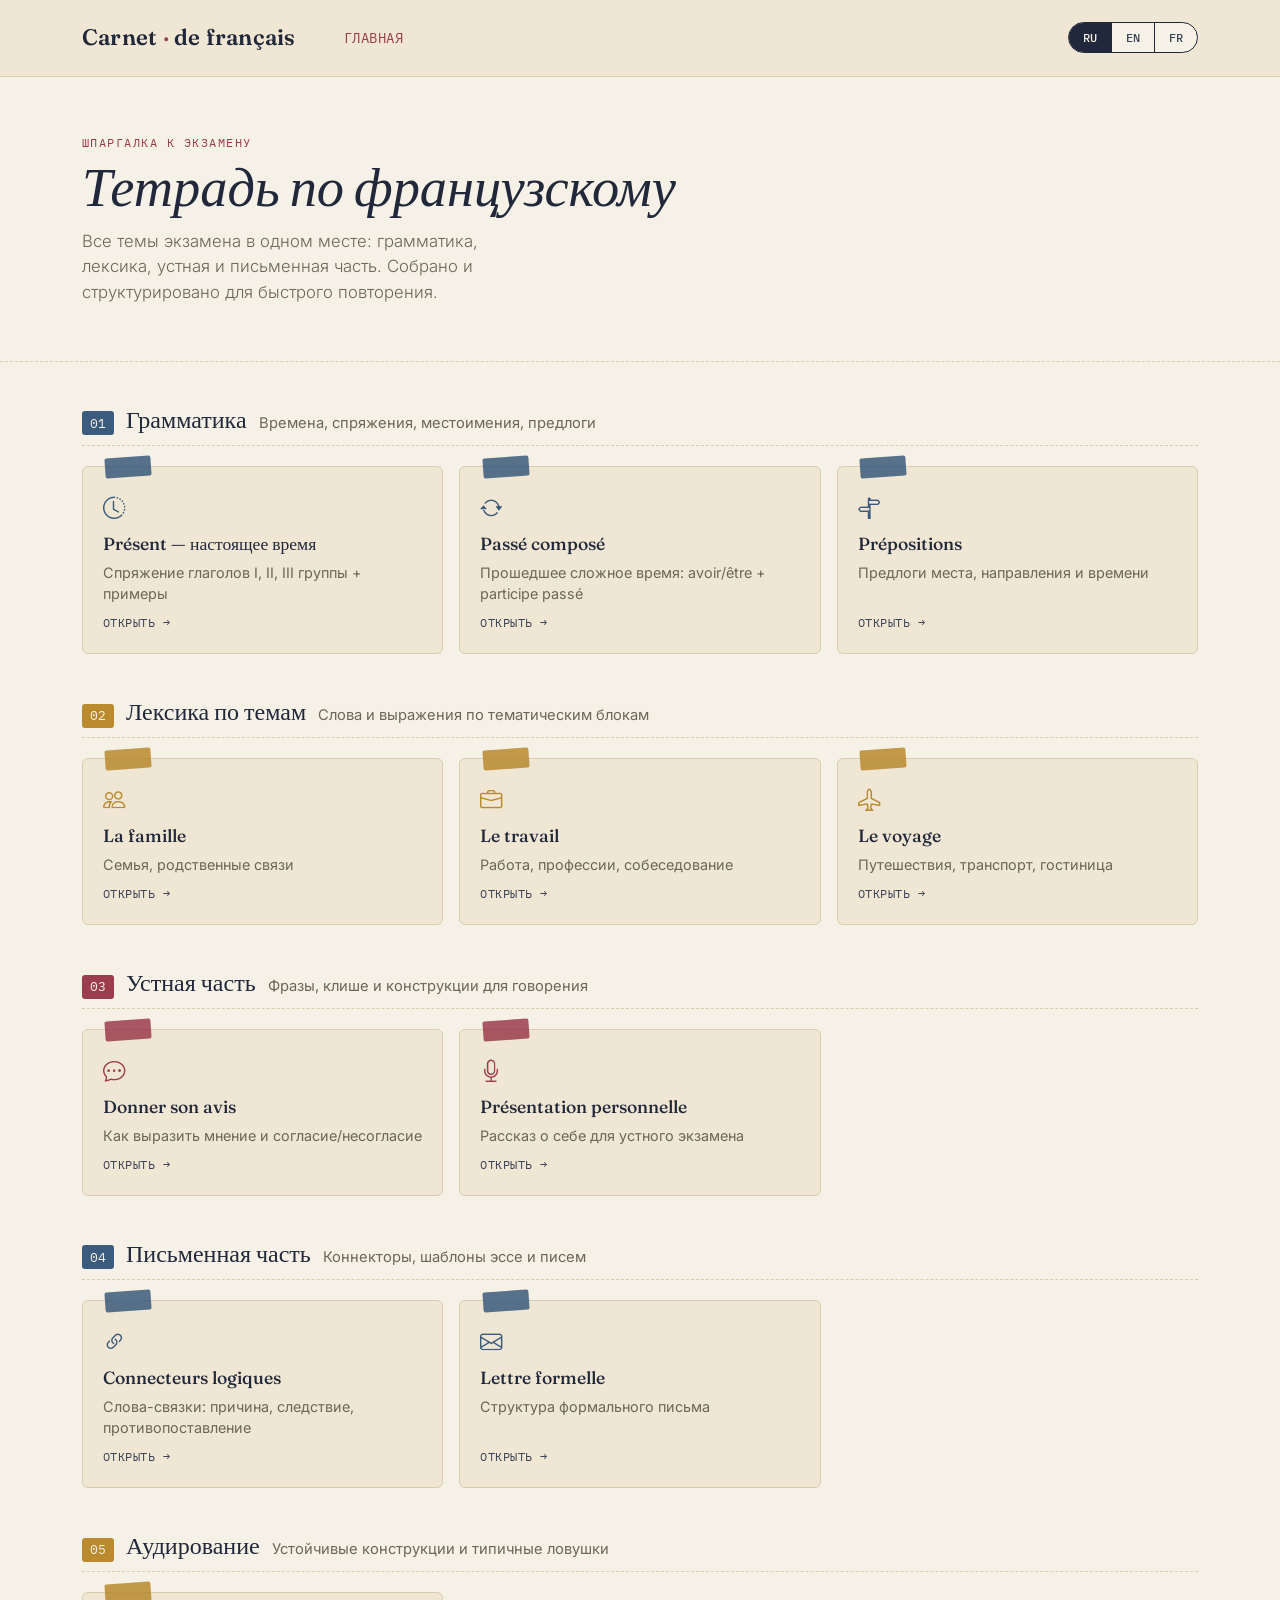
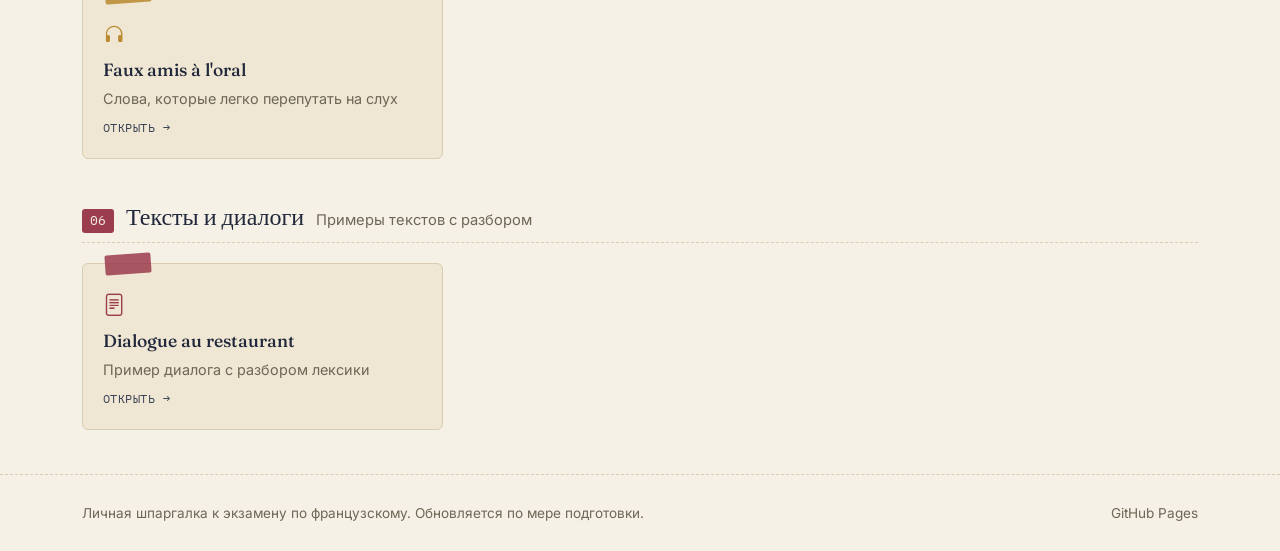
<file: index.html>
<!DOCTYPE html>
<html lang="ru">
<head>
  <meta charset="UTF-8" />
  <meta name="viewport" content="width=device-width, initial-scale=1.0" />
  <title>Carnet de français — шпаргалка к экзамену</title>

  <!-- Bootstrap 5 -->
  <link href="https://cdn.jsdelivr.net/npm/bootstrap@5.3.3/dist/css/bootstrap.min.css" rel="stylesheet">
  <!-- Иконки -->
  <link rel="stylesheet" href="https://cdn.jsdelivr.net/npm/bootstrap-icons@1.11.3/font/bootstrap-icons.css">
  <!-- Свой дизайн -->
  <link rel="stylesheet" href="assets/css/style.css">
</head>
<body>

  <!-- ================= NAVBAR ================= -->
  <nav class="navbar navbar-expand-lg site-navbar sticky-top py-3">
    <div class="container">
      <a class="navbar-brand" href="index.html">
        <span data-i18n="brand">Carnet</span> <span class="brand-dot">·</span> <span data-i18n="brandSuffix">de français</span>
      </a>

      <button class="navbar-toggler" type="button" data-bs-toggle="collapse" data-bs-target="#navContent" aria-label="Toggle navigation">
        <span class="navbar-toggler-icon"></span>
      </button>

      <div class="collapse navbar-collapse" id="navContent">
        <ul class="navbar-nav me-auto mb-2 mb-lg-0 ms-lg-4">
          <li class="nav-item"><a class="nav-link active" href="index.html" data-i18n="navHome">Главная</a></li>
          <!-- TODO: добавляйте новые пункты меню здесь при необходимости -->
        </ul>
      </div>

      <!-- Переключатель языка: ru / en / fr -->
      <div class="lang-switch" role="group" aria-label="Language switch">
        <button type="button" data-set-lang="ru">RU</button>
        <button type="button" data-set-lang="en">EN</button>
        <button type="button" data-set-lang="fr">FR</button>
      </div>
    </div>
  </nav>

  <!-- ================= HERO ================= -->
  <header class="hero">
    <div class="container">
      <div class="hero-eyebrow" data-i18n="heroEyebrow">Шпаргалка к экзамену</div>
      <h1 data-i18n="heroTitle">Тетрадь по французскому</h1>
      <p class="lead" data-i18n="heroLead">
        Все темы экзамена в одном месте: грамматика, лексика, устная и письменная часть.
        Собрано и структурировано для быстрого повторения.
      </p>
    </div>
  </header>

  <!-- ================= MAIN ================= -->
  <main class="container">

    <!-- ---------- Категория: Грамматика ---------- -->
    <section class="category-section" id="grammar" style="--cat-color: var(--accent-blue);">
      <div class="category-heading">
        <span class="tab-index">01</span>
        <h2 data-i18n="catGrammarTitle">Грамматика</h2>
        <p class="category-desc d-none d-md-block" data-i18n="catGrammarDesc">Времена, спряжения, местоимения, предлоги</p>
      </div>

      <div class="row row-cols-1 row-cols-sm-2 row-cols-lg-3 g-3">

        <!-- Пример рабочей карточки — ведёт на готовый шаблон темы -->
        <div class="col">
          <a href="pages/template-topic.html" class="topic-card tape-blue">
            <i class="bi bi-clock-history topic-icon"></i>
            <h3>Présent — настоящее время</h3>
            <p>Спряжение глаголов I, II, III группы + примеры</p>
            <span class="topic-cta" data-i18n="cardOpen">Открыть →</span>
          </a>
        </div>

        <!-- TODO: скопируйте pages/template-topic.html, переименуйте и заполните.
             Затем добавьте новую карточку по образцу ниже и поправьте href -->
        <div class="col">
          <a href="pages/template-topic.html" class="topic-card tape-blue">
            <i class="bi bi-arrow-repeat topic-icon"></i>
            <h3>Passé composé</h3>
            <p>Прошедшее сложное время: avoir/être + participe passé</p>
            <span class="topic-cta" data-i18n="cardOpen">Открыть →</span>
          </a>
        </div>

        <div class="col">
          <a href="pages/template-topic.html" class="topic-card tape-blue">
            <i class="bi bi-signpost-split topic-icon"></i>
            <h3>Prépositions</h3>
            <p>Предлоги места, направления и времени</p>
            <span class="topic-cta" data-i18n="cardOpen">Открыть →</span>
          </a>
        </div>

      </div>
    </section>

    <!-- ---------- Категория: Лексика по темам ---------- -->
    <section class="category-section" id="vocabulary" style="--cat-color: var(--accent-gold);">
      <div class="category-heading">
        <span class="tab-index">02</span>
        <h2 data-i18n="catVocabTitle">Лексика по темам</h2>
        <p class="category-desc d-none d-md-block" data-i18n="catVocabDesc">Слова и выражения по тематическим блокам</p>
      </div>

      <div class="row row-cols-1 row-cols-sm-2 row-cols-lg-3 g-3">
        <div class="col">
          <a href="pages/template-topic.html" class="topic-card tape-gold">
            <i class="bi bi-people topic-icon"></i>
            <h3>La famille</h3>
            <p>Семья, родственные связи</p>
            <span class="topic-cta" data-i18n="cardOpen">Открыть →</span>
          </a>
        </div>
        <div class="col">
          <a href="pages/template-topic.html" class="topic-card tape-gold">
            <i class="bi bi-briefcase topic-icon"></i>
            <h3>Le travail</h3>
            <p>Работа, профессии, собеседование</p>
            <span class="topic-cta" data-i18n="cardOpen">Открыть →</span>
          </a>
        </div>
        <div class="col">
          <a href="pages/template-topic.html" class="topic-card tape-gold">
            <i class="bi bi-airplane topic-icon"></i>
            <h3>Le voyage</h3>
            <p>Путешествия, транспорт, гостиница</p>
            <span class="topic-cta" data-i18n="cardOpen">Открыть →</span>
          </a>
        </div>
      </div>
    </section>

    <!-- ---------- Категория: Устная часть ---------- -->
    <section class="category-section" id="speaking" style="--cat-color: var(--accent-wine);">
      <div class="category-heading">
        <span class="tab-index">03</span>
        <h2 data-i18n="catSpeakingTitle">Устная часть</h2>
        <p class="category-desc d-none d-md-block" data-i18n="catSpeakingDesc">Фразы, клише и конструкции для говорения</p>
      </div>

      <div class="row row-cols-1 row-cols-sm-2 row-cols-lg-3 g-3">
        <div class="col">
          <a href="pages/template-topic.html" class="topic-card tape-wine">
            <i class="bi bi-chat-dots topic-icon"></i>
            <h3>Donner son avis</h3>
            <p>Как выразить мнение и согласие/несогласие</p>
            <span class="topic-cta" data-i18n="cardOpen">Открыть →</span>
          </a>
        </div>
        <div class="col">
          <a href="pages/template-topic.html" class="topic-card tape-wine">
            <i class="bi bi-mic topic-icon"></i>
            <h3>Présentation personnelle</h3>
            <p>Рассказ о себе для устного экзамена</p>
            <span class="topic-cta" data-i18n="cardOpen">Открыть →</span>
          </a>
        </div>
      </div>
    </section>

    <!-- ---------- Категория: Письменная часть ---------- -->
    <section class="category-section" id="writing" style="--cat-color: var(--accent-blue);">
      <div class="category-heading">
        <span class="tab-index">04</span>
        <h2 data-i18n="catWritingTitle">Письменная часть</h2>
        <p class="category-desc d-none d-md-block" data-i18n="catWritingDesc">Коннекторы, шаблоны эссе и писем</p>
      </div>

      <div class="row row-cols-1 row-cols-sm-2 row-cols-lg-3 g-3">
        <div class="col">
          <a href="pages/template-topic.html" class="topic-card tape-blue">
            <i class="bi bi-link-45deg topic-icon"></i>
            <h3>Connecteurs logiques</h3>
            <p>Слова-связки: причина, следствие, противопоставление</p>
            <span class="topic-cta" data-i18n="cardOpen">Открыть →</span>
          </a>
        </div>
        <div class="col">
          <a href="pages/template-topic.html" class="topic-card tape-blue">
            <i class="bi bi-envelope topic-icon"></i>
            <h3>Lettre formelle</h3>
            <p>Структура формального письма</p>
            <span class="topic-cta" data-i18n="cardOpen">Открыть →</span>
          </a>
        </div>
      </div>
    </section>

    <!-- ---------- Категория: Аудирование ---------- -->
    <section class="category-section" id="listening" style="--cat-color: var(--accent-gold);">
      <div class="category-heading">
        <span class="tab-index">05</span>
        <h2 data-i18n="catListeningTitle">Аудирование</h2>
        <p class="category-desc d-none d-md-block" data-i18n="catListeningDesc">Устойчивые конструкции и типичные ловушки</p>
      </div>

      <div class="row row-cols-1 row-cols-sm-2 row-cols-lg-3 g-3">
        <div class="col">
          <a href="pages/template-topic.html" class="topic-card tape-gold">
            <i class="bi bi-headphones topic-icon"></i>
            <h3>Faux amis à l'oral</h3>
            <p>Слова, которые легко перепутать на слух</p>
            <span class="topic-cta" data-i18n="cardOpen">Открыть →</span>
          </a>
        </div>
      </div>
    </section>

    <!-- ---------- Категория: Тексты и диалоги ---------- -->
    <section class="category-section" id="texts" style="--cat-color: var(--accent-wine);">
      <div class="category-heading">
        <span class="tab-index">06</span>
        <h2 data-i18n="catTextsTitle">Тексты и диалоги</h2>
        <p class="category-desc d-none d-md-block" data-i18n="catTextsDesc">Примеры текстов с разбором</p>
      </div>

      <div class="row row-cols-1 row-cols-sm-2 row-cols-lg-3 g-3">
        <div class="col">
          <a href="pages/template-topic.html" class="topic-card tape-wine">
            <i class="bi bi-file-text topic-icon"></i>
            <h3>Dialogue au restaurant</h3>
            <p>Пример диалога с разбором лексики</p>
            <span class="topic-cta" data-i18n="cardOpen">Открыть →</span>
          </a>
        </div>
      </div>
    </section>

  </main>

  <!-- ================= FOOTER ================= -->
  <footer class="site-footer">
    <div class="container d-flex flex-column flex-sm-row justify-content-between gap-2">
      <span data-i18n="footerText">Личная шпаргалка к экзамену по французскому.</span>
      <span>GitHub Pages</span>
    </div>
  </footer>

  <script src="https://cdn.jsdelivr.net/npm/bootstrap@5.3.3/dist/js/bootstrap.bundle.min.js"></script>
  <script src="assets/js/translations.js"></script>
  <script src="assets/js/i18n.js"></script>
</body>
</html>
</file>
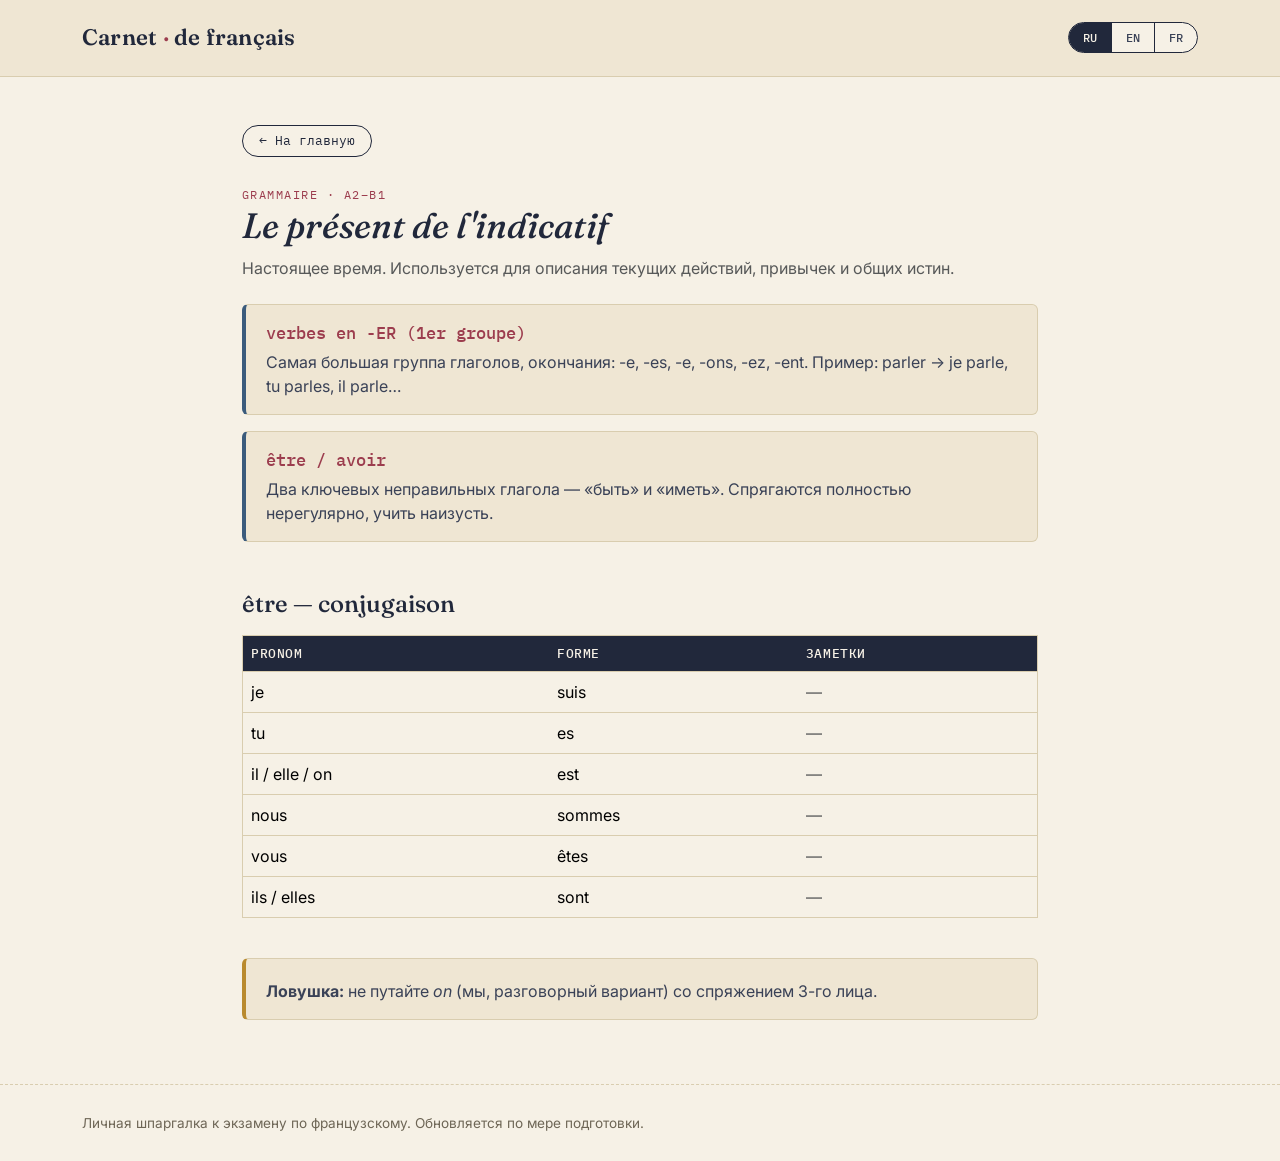
<file: pages/template-topic.html>
<!DOCTYPE html>
<html lang="ru">
<head>
  <meta charset="UTF-8" />
  <meta name="viewport" content="width=device-width, initial-scale=1.0" />
  <title>Présent — Carnet de français</title>

  <link href="https://cdn.jsdelivr.net/npm/bootstrap@5.3.3/dist/css/bootstrap.min.css" rel="stylesheet">
  <link rel="stylesheet" href="https://cdn.jsdelivr.net/npm/bootstrap-icons@1.11.3/font/bootstrap-icons.css">
  <link rel="stylesheet" href="../assets/css/style.css">
</head>
<body>

  <!-- ================= NAVBAR ================= -->
  <nav class="navbar navbar-expand-lg site-navbar sticky-top py-3">
    <div class="container">
      <a class="navbar-brand" href="../index.html">
        <span data-i18n="brand">Carnet</span> <span class="brand-dot">·</span> <span data-i18n="brandSuffix">de français</span>
      </a>
      <div class="ms-auto lang-switch" role="group" aria-label="Language switch">
        <button type="button" data-set-lang="ru">RU</button>
        <button type="button" data-set-lang="en">EN</button>
        <button type="button" data-set-lang="fr">FR</button>
      </div>
    </div>
  </nav>

  <main class="container py-4 py-md-5" style="max-width: 820px;">

    <a href="../index.html" class="btn btn-back mb-4 d-inline-block" data-i18n="backHome">← На главную</a>

    <!--
      ЗАГОЛОВОК ТЕМЫ
      Французский термин — универсален для всех языков, его переводить не нужно.
      Подзаголовок можно перевести через data-lang, как и остальной контент.
    -->
    <div class="mb-4">
      <span class="hero-eyebrow">Grammaire · A2–B1</span>
      <h1 class="display-font" style="font-size: 2.2rem; font-style: italic;">Le présent de l'indicatif</h1>
      <p data-lang="ru" class="text-muted mb-0">Настоящее время. Используется для описания текущих действий, привычек и общих истин.</p>
      <p data-lang="en" class="text-muted mb-0">Present tense. Used for current actions, habits and general truths.</p>
      <p data-lang="fr" class="text-muted mb-0">Le présent s'utilise pour une action en cours, une habitude ou une vérité générale.</p>
    </div>

    <!-- ============ Термин-карточки ============ -->
    <!--
      ШАБЛОН ОДНОЙ КАРТОЧКИ ТЕРМИНА (скопируйте блок .term-card столько раз,
      сколько нужно терминов на странице):

      <div class="term-card">
        <div class="term-fr">французский термин</div>
        <div class="term-translation" data-lang="ru">объяснение на русском</div>
        <div class="term-translation" data-lang="en">explanation in English</div>
        <div class="term-translation" data-lang="fr">explication en français</div>
      </div>
    -->

    <div class="term-card">
      <div class="term-fr">verbes en -ER (1er groupe)</div>
      <div class="term-translation" data-lang="ru">Самая большая группа глаголов, окончания: -e, -es, -e, -ons, -ez, -ent. Пример: parler → je parle, tu parles, il parle…</div>
      <div class="term-translation" data-lang="en">The largest verb group, endings: -e, -es, -e, -ons, -ez, -ent. Example: parler → je parle, tu parles, il parle…</div>
      <div class="term-translation" data-lang="fr">Le groupe le plus important, terminaisons : -e, -es, -e, -ons, -ez, -ent. Exemple : parler → je parle, tu parles, il parle…</div>
    </div>

    <div class="term-card">
      <div class="term-fr">être / avoir</div>
      <div class="term-translation" data-lang="ru">Два ключевых неправильных глагола — «быть» и «иметь». Спрягаются полностью нерегулярно, учить наизусть.</div>
      <div class="term-translation" data-lang="en">Two key irregular verbs — "to be" and "to have". Fully irregular conjugation, learn by heart.</div>
      <div class="term-translation" data-lang="fr">Deux verbes irréguliers essentiels. Conjugaison totalement irrégulière, à apprendre par cœur.</div>
    </div>

    <!-- ============ Таблица спряжения ============ -->
    <h2 class="h4 mt-5 mb-3">être — conjugaison</h2>
    <div class="table-responsive">
      <table class="table conj-table">
        <thead>
          <tr>
            <th>Pronom</th>
            <th>Forme</th>
            <th data-i18n="notesTitle">Заметки</th>
          </tr>
        </thead>
        <tbody>
          <tr><td>je</td><td>suis</td><td class="text-muted">—</td></tr>
          <tr><td>tu</td><td>es</td><td class="text-muted">—</td></tr>
          <tr><td>il / elle / on</td><td>est</td><td class="text-muted">—</td></tr>
          <tr><td>nous</td><td>sommes</td><td class="text-muted">—</td></tr>
          <tr><td>vous</td><td>êtes</td><td class="text-muted">—</td></tr>
          <tr><td>ils / elles</td><td>sont</td><td class="text-muted">—</td></tr>
        </tbody>
      </table>
    </div>

    <!-- ============ Заметки от руки ============ -->
    <div class="term-card mt-4" style="border-left-color: var(--accent-gold);">
      <div class="term-translation" data-lang="ru"><strong>Ловушка:</strong> не путайте <em>on</em> (мы, разговорный вариант) со спряжением 3-го лица.</div>
      <div class="term-translation" data-lang="en"><strong>Trap:</strong> don't confuse <em>on</em> (informal "we") with 3rd person conjugation.</div>
      <div class="term-translation" data-lang="fr"><strong>Piège :</strong> ne confondez pas <em>on</em> (nous, à l'oral) avec la 3e personne.</div>
    </div>

  </main>

  <footer class="site-footer">
    <div class="container">
      <span data-i18n="footerText">Личная шпаргалка к экзамену по французскому.</span>
    </div>
  </footer>

  <script src="https://cdn.jsdelivr.net/npm/bootstrap@5.3.3/dist/js/bootstrap.bundle.min.js"></script>
  <script src="../assets/js/translations.js"></script>
  <script src="../assets/js/i18n.js"></script>
</body>
</html>
</file>
<file: assets/css/style.css>
/* =========================================================
   Carnet de français — design tokens & components
   Стиль: "тетрадь для подготовки к экзамену"
   ========================================================= */

@import url('https://fonts.googleapis.com/css2?family=Fraunces:ital,opsz,wght@0,9..144,400;0,9..144,600;1,9..144,500&family=Inter:wght@400;500;600;700&family=IBM+Plex+Mono:wght@400;500&display=swap');

:root {
  /* --- Палитра (меняйте здесь, чтобы перекрасить весь сайт) --- */
  --paper:        #F6F1E6; /* фон страницы — тёплая бумага */
  --paper-2:      #EFE6D3; /* фон карточек, шапки */
  --ink:          #21283B; /* основной текст / "чернила" */
  --ink-soft:     #3A4257;
  --accent-wine:  #9C3D4E; /* акцент 1 — устная часть / тексты */
  --accent-blue:  #3B5B7C; /* акцент 2 — грамматика / письмо */
  --accent-gold:  #B98A2E; /* акцент 3 — лексика / аудирование */
  --line:         #D9CDAF; /* линии тетради, границы */
  --muted:        #6E6656; /* приглушённый текст */

  --font-display: 'Fraunces', Georgia, serif;
  --font-body:    'Inter', system-ui, -apple-system, sans-serif;
  --font-mono:    'IBM Plex Mono', 'Courier New', monospace;

  --radius: 6px;
}

/* ---------- Базовые правила ---------- */
html, body {
  background: var(--paper);
  color: var(--ink);
  font-family: var(--font-body);
  scroll-behavior: smooth;
}

h1, h2, h3, .display-font {
  font-family: var(--font-display);
  color: var(--ink);
}

a { color: var(--accent-blue); }
a:hover { color: var(--accent-wine); }

::selection { background: var(--accent-gold); color: var(--paper); }

@media (prefers-reduced-motion: reduce) {
  * { animation: none !important; transition: none !important; scroll-behavior: auto !important; }
}

/* ---------- Языковые блоки (перевод контента) ---------- */
/* По умолчанию (до загрузки JS) виден русский — чтобы не было "мигания" */
[data-lang]{ display: none; }
[data-lang="ru"] { display: block; }
span[data-lang="ru"], strong[data-lang="ru"] { display: inline; }

/* ---------- Навигация ---------- */
.site-navbar {
  background: var(--paper-2);
  border-bottom: 1px solid var(--line);
}

.site-navbar .navbar-brand {
  font-family: var(--font-display);
  font-weight: 600;
  font-size: 1.4rem;
  color: var(--ink);
  letter-spacing: .01em;
}

.site-navbar .navbar-brand .brand-dot {
  color: var(--accent-wine);
}

.site-navbar .nav-link {
  font-family: var(--font-mono);
  font-size: .85rem;
  color: var(--ink-soft);
  text-transform: uppercase;
  letter-spacing: .04em;
}
.site-navbar .nav-link:hover,
.site-navbar .nav-link.active { color: var(--accent-wine); }

/* Переключатель языка — как штамп/переключатель на карточке словаря */
.lang-switch {
  display: inline-flex;
  border: 1.5px solid var(--ink);
  border-radius: 999px;
  overflow: hidden;
  background: var(--paper);
}
.lang-switch button {
  border: none;
  background: transparent;
  font-family: var(--font-mono);
  font-size: .78rem;
  font-weight: 500;
  letter-spacing: .03em;
  padding: .32rem 0.85rem;
  color: var(--ink-soft);
  cursor: pointer;
  transition: background .15s ease, color .15s ease;
}
.lang-switch button + button { border-left: 1.5px solid var(--ink); }
.lang-switch button.active { background: var(--ink); color: var(--paper); }
.lang-switch button:hover:not(.active) { background: var(--line); }

/* ---------- Hero ---------- */
.hero {
  padding: 3.5rem 0 2.5rem;
  border-bottom: 1px dashed var(--line);
  position: relative;
}
.hero-eyebrow {
  font-family: var(--font-mono);
  font-size: .78rem;
  letter-spacing: .12em;
  text-transform: uppercase;
  color: var(--accent-wine);
}
.hero h1 {
  font-size: clamp(2rem, 5vw, 3.4rem);
  font-style: italic;
  font-weight: 500;
  line-height: 1.08;
  margin: .4rem 0 .8rem;
}
.hero p.lead {
  color: var(--muted);
  max-width: 46ch;
  font-size: 1.05rem;
}

/* ---------- Разделы-категории (как разделители в тетради) ---------- */
.category-section { margin-block: 2.75rem; scroll-margin-top: 5rem; }

.category-heading {
  display: flex;
  align-items: baseline;
  gap: .75rem;
  margin-bottom: 1.25rem;
  border-bottom: 1px dashed var(--line);
  padding-bottom: .6rem;
}
.category-heading .tab-index {
  font-family: var(--font-mono);
  font-size: .8rem;
  color: var(--paper);
  background: var(--cat-color, var(--accent-blue));
  padding: .15rem .5rem;
  border-radius: 3px;
  flex-shrink: 0;
}
.category-heading h2 {
  font-size: 1.5rem;
  margin: 0;
  flex-shrink: 0;
}
.category-heading .category-desc {
  color: var(--muted);
  font-size: .92rem;
  margin: 0;
}

/* ---------- Карточки тем ("флэш-карты" с полоской скотча) ---------- */
.topic-card {
  position: relative;
  background: var(--paper-2);
  border: 1px solid var(--line);
  border-radius: var(--radius);
  padding: 1.5rem 1.25rem 1.35rem;
  height: 100%;
  transition: transform .18s ease, box-shadow .18s ease, border-color .18s ease;
  text-decoration: none;
  color: var(--ink);
  display: flex;
  flex-direction: column;
  gap: .5rem;
}

.topic-card::before {
  /* полоска "скотча" сверху карточки */
  content: "";
  position: absolute;
  top: -10px;
  left: 1.4rem;
  width: 46px;
  height: 20px;
  background: var(--cat-color, var(--accent-blue));
  opacity: .85;
  transform: rotate(-4deg);
  border-radius: 2px;
}

.topic-card:hover {
  transform: translateY(-4px);
  box-shadow: 0 10px 24px -12px rgba(33, 40, 59, .35);
  border-color: var(--cat-color, var(--accent-blue));
  color: var(--ink);
}

.topic-card:focus-visible {
  outline: 3px solid var(--accent-blue);
  outline-offset: 2px;
}

.topic-card .topic-icon {
  font-size: 1.4rem;
  color: var(--cat-color, var(--accent-blue));
}

.topic-card h3 {
  font-size: 1.1rem;
  margin: 0;
}

.topic-card p {
  color: var(--muted);
  font-size: .9rem;
  margin: 0;
  flex-grow: 1;
}

.topic-card .topic-cta {
  font-family: var(--font-mono);
  font-size: .78rem;
  text-transform: uppercase;
  letter-spacing: .04em;
  color: var(--ink-soft);
}
.topic-card:hover .topic-cta { color: var(--accent-wine); }

/* Модификаторы цвета категории */
.tape-wine  { --cat-color: var(--accent-wine); }
.tape-blue  { --cat-color: var(--accent-blue); }
.tape-gold  { --cat-color: var(--accent-gold); }

/* ---------- Термин-карточки (для страниц с темами) ---------- */
.term-card {
  background: var(--paper-2);
  border: 1px solid var(--line);
  border-left: 4px solid var(--accent-blue);
  border-radius: var(--radius);
  padding: 1rem 1.25rem;
  margin-bottom: 1rem;
}
.term-card .term-fr {
  font-family: var(--font-mono);
  font-size: 1.05rem;
  color: var(--accent-wine);
  font-weight: 500;
}
.term-card .term-translation {
  color: var(--ink-soft);
  margin-top: .25rem;
}

/* ---------- Таблицы спряжений ---------- */
.conj-table {
  --bs-table-bg: transparent;
  border: 1px solid var(--line);
}
.conj-table thead th {
  background: var(--ink);
  color: var(--paper);
  font-family: var(--font-mono);
  font-size: .8rem;
  text-transform: uppercase;
  letter-spacing: .04em;
  font-weight: 500;
}
.conj-table td, .conj-table th { vertical-align: middle; }

/* ---------- Кнопка "назад на главную" ---------- */
.btn-back {
  font-family: var(--font-mono);
  font-size: .82rem;
  border: 1.5px solid var(--ink);
  color: var(--ink);
  border-radius: 999px;
  padding: .35rem 1rem;
}
.btn-back:hover { background: var(--ink); color: var(--paper); }

/* ---------- Футер ---------- */
.site-footer {
  border-top: 1px dashed var(--line);
  padding: 1.75rem 0;
  color: var(--muted);
  font-size: .85rem;
}

/* ---------- Адаптивность ---------- */
@media (max-width: 575.98px) {
  .hero { padding: 2.25rem 0 1.75rem; }
  .site-navbar .navbar-brand { font-size: 1.2rem; }
  .lang-switch button { padding: .3rem .65rem; font-size: .72rem; }
  .category-heading { flex-wrap: wrap; }
}
</file>
